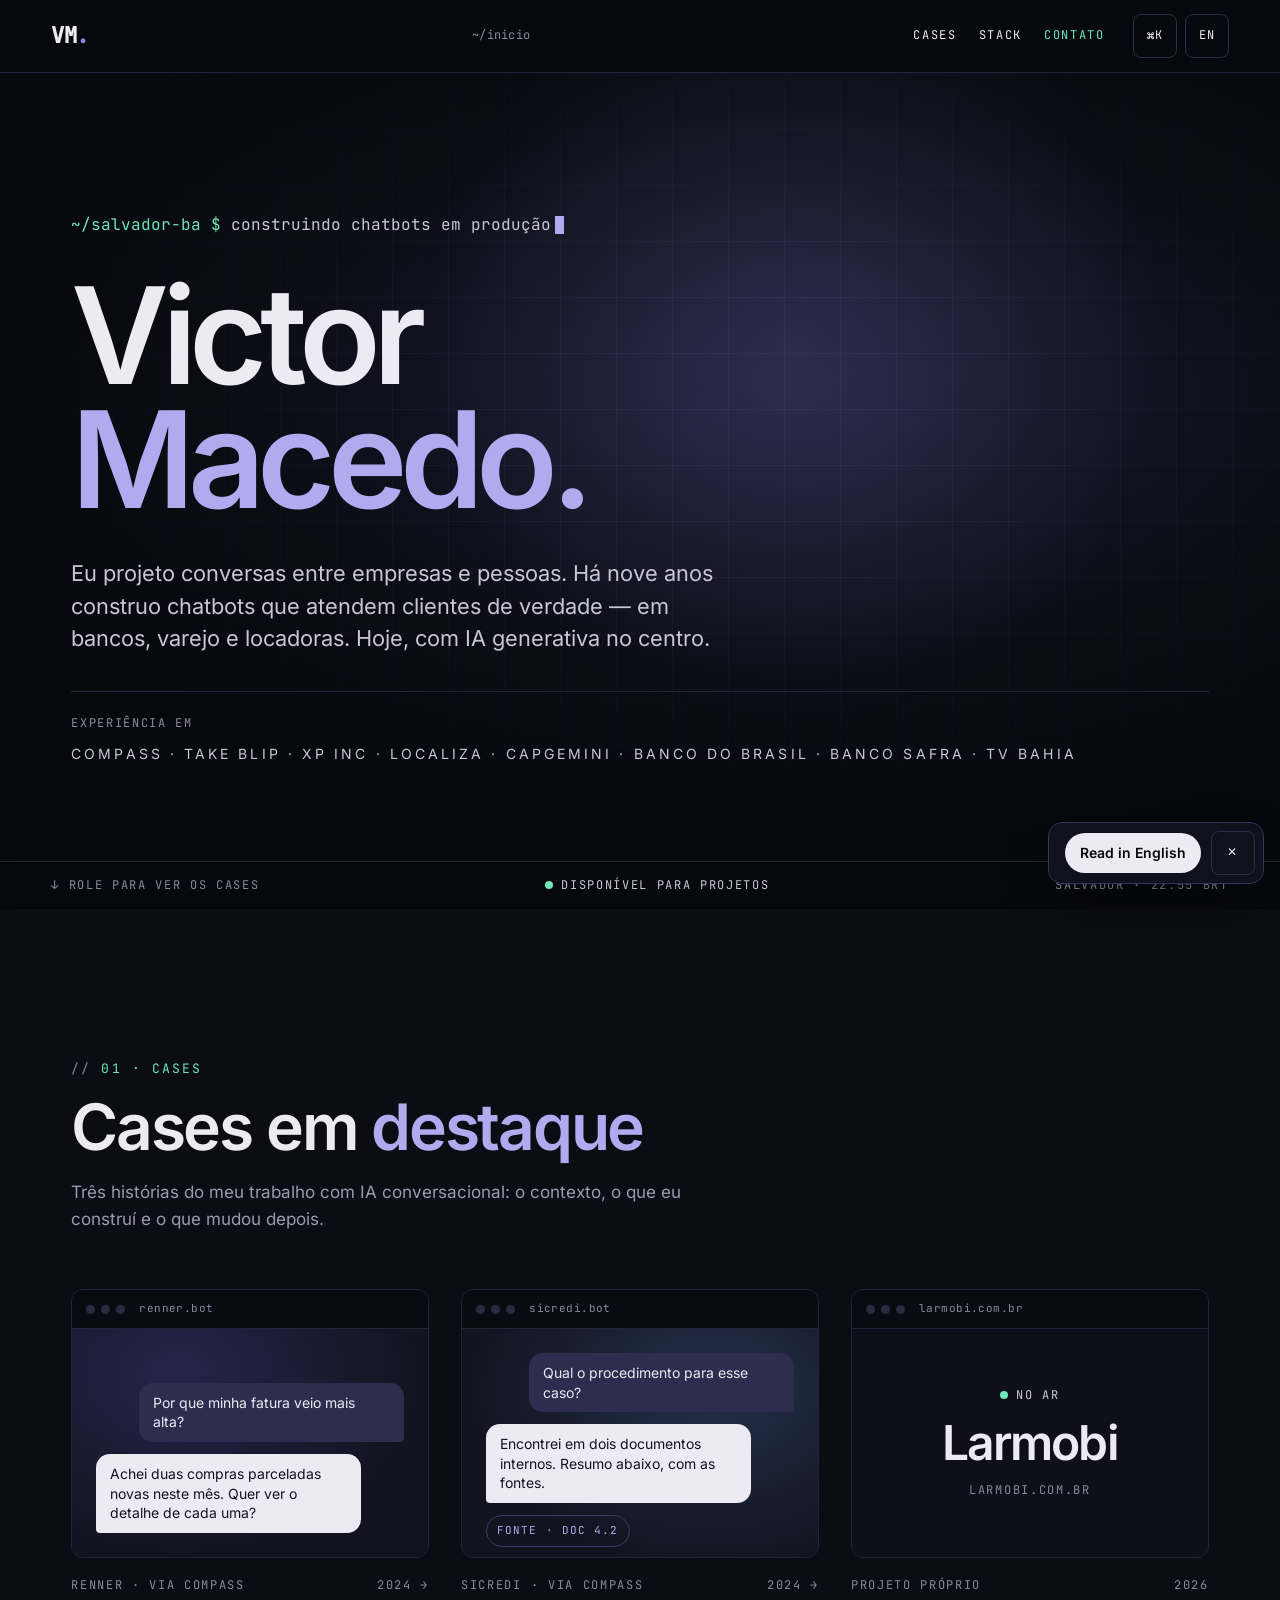
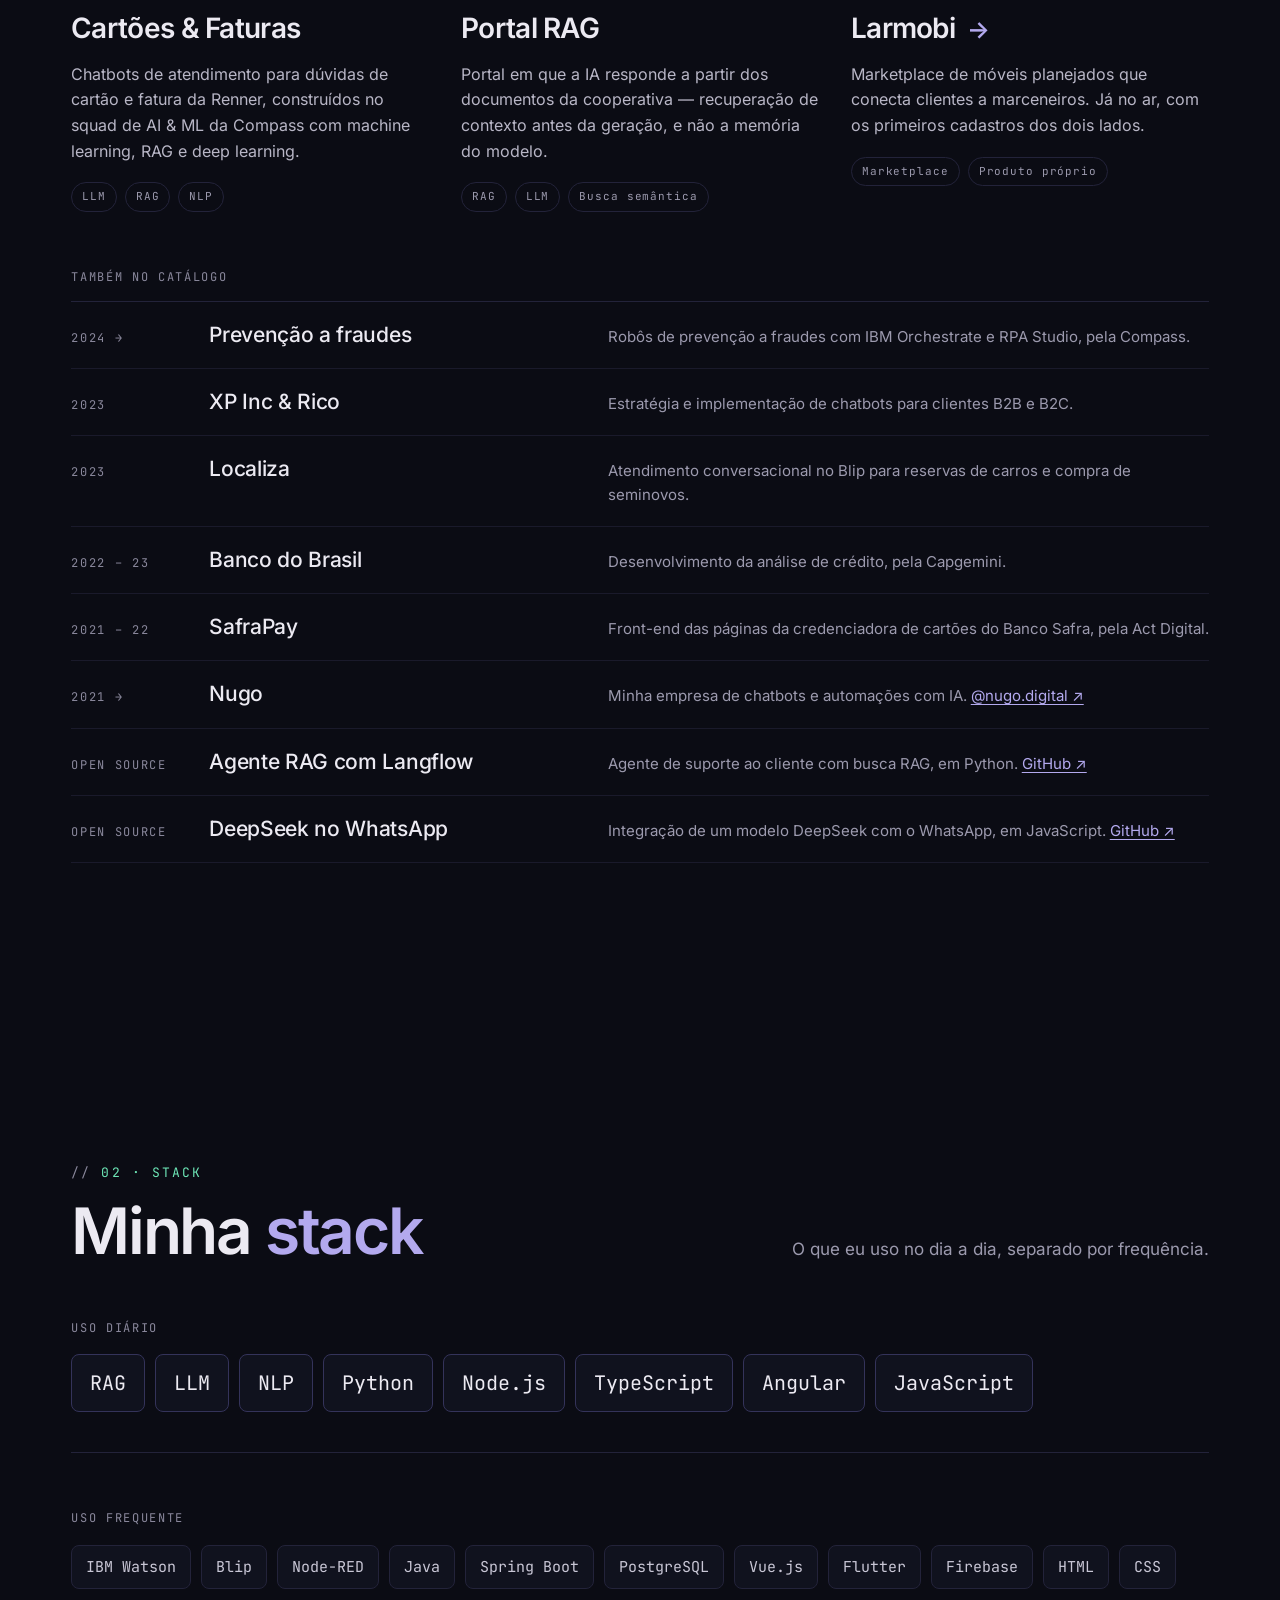
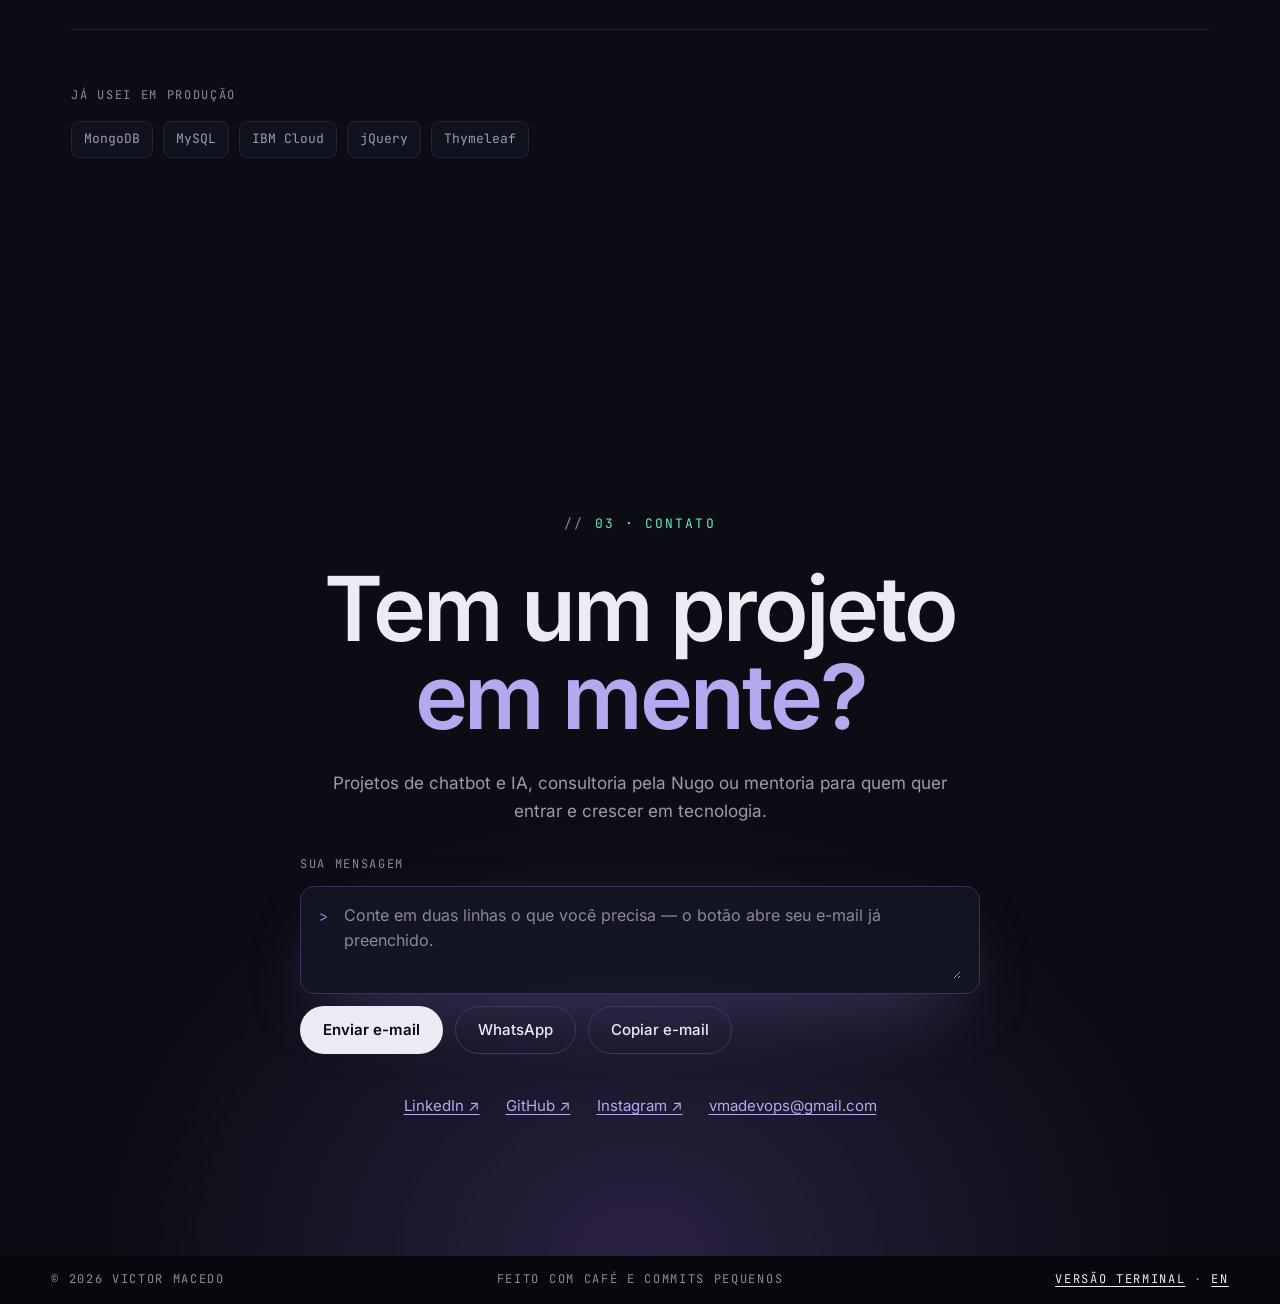
<file: index.html>
<!doctype html>
<html lang="pt-BR" class="no-js">
<head>
<meta charset="utf-8">
<meta name="viewport" content="width=device-width, initial-scale=1, viewport-fit=cover">
<title>Victor Macedo — Engenheiro de IA conversacional</title>
<meta name="description" content="Victor Macedo constrói chatbots para atendimento há nove anos e hoje trabalha com agentes de IA — Compass, Take Blip, XP Inc, Localiza. Cases, stack e contato.">
<meta name="author" content="Victor Macedo">
<meta name="theme-color" content="#0B0C14">
<meta name="color-scheme" content="dark">

<link rel="canonical" href="https://victormdev.github.io/">
<link rel="alternate" hreflang="pt-BR" href="https://victormdev.github.io/">
<link rel="alternate" hreflang="en" href="https://victormdev.github.io/en/">
<link rel="alternate" hreflang="x-default" href="https://victormdev.github.io/">
<meta property="og:type" content="website">
<meta property="og:site_name" content="Victor Macedo">
<meta property="og:title" content="Victor Macedo — Engenheiro de IA conversacional">
<meta property="og:description" content="Victor Macedo constrói chatbots para atendimento há nove anos e hoje trabalha com agentes de IA — Compass, Take Blip, XP Inc, Localiza. Cases, stack e contato.">
<meta property="og:url" content="https://victormdev.github.io/">
<meta property="og:image" content="https://victormdev.github.io/assets/img/og.png">
<meta property="og:image:width" content="1200">
<meta property="og:image:height" content="630">
<meta property="og:image:alt" content="Victor Macedo">
<meta property="og:locale" content="pt_BR">
<meta name="twitter:card" content="summary_large_image">
<meta name="twitter:title" content="Victor Macedo — Engenheiro de IA conversacional">
<meta name="twitter:description" content="Victor Macedo constrói chatbots para atendimento há nove anos e hoje trabalha com agentes de IA — Compass, Take Blip, XP Inc, Localiza. Cases, stack e contato.">
<meta name="twitter:image" content="https://victormdev.github.io/assets/img/og.png">
<link rel="icon" href="/favicon.svg" type="image/svg+xml">
<link rel="apple-touch-icon" href="/assets/img/apple-touch-icon.png">
<link rel="preload" href="/assets/fonts/inter.woff2" as="font" type="font/woff2" crossorigin>
<link rel="stylesheet" href="/assets/css/site.css?v=20261122">
<script>document.documentElement.classList.replace('no-js','js')</script>
<script type="application/ld+json">{"@context": "https://schema.org", "@type": "Person", "name": "Victor Macedo", "url": "https://victormdev.github.io", "image": "https://victormdev.github.io/assets/img/og.png", "email": "mailto:vmadevops@gmail.com", "jobTitle": "Engenheiro de IA conversacional", "worksFor": {"@type": "Organization", "name": "Compass"}, "founder": {"@type": "Organization", "name": "Nugo"}, "alumniOf": {"@type": "CollegeOrUniversity", "name": "Instituto Federal da Bahia"}, "address": {"@type": "PostalAddress", "addressLocality": "Salvador", "addressRegion": "BA", "addressCountry": "BR"}, "knowsAbout": ["Generative AI", "Conversational AI", "Chatbots", "RAG", "LLM", "NLP", "Python", "Node.js", "TypeScript", "Angular"], "sameAs": ["https://www.linkedin.com/in/vmdev/", "https://github.com/victormdev", "https://instagram.com/victormdev/"]}</script>
</head>
<body>
<a class="skip" href="#conteudo">Pular para o conteúdo</a>
<div class="progress" aria-hidden="true"><span id="progress"></span></div>
<header class="bar bar--top" id="bar">
  <a class="mark" href="/" aria-label="Victor Macedo">VM<span>.</span></a>
  <span class="bar__scene mono" id="scene" aria-hidden="true">~/inicio</span>
  <nav class="bar__nav" aria-label="Seções">
    <a href="#cases" data-nav="cases">Cases</a>
    <a href="#stack" data-nav="stack">Stack</a>
    <a href="#contato" data-nav="contato" class="accent">Contato</a>
  </nav>
  <div class="bar__tools">
    <button type="button" class="kbd" id="open-palette" aria-label="Abrir busca" title="Buscar (⌘K)" aria-haspopup="dialog"><span class="only-fine">⌘K</span><span class="only-touch">Menu</span></button>
    <a class="kbd" href="/en/" hreflang="en" lang="en" aria-label="Read in English" data-lang-switch="en">EN</a>
  </div>
</header>
<main id="conteudo">
<section class="hero" id="top" data-scene="~/inicio">
  <div class="hero__light" id="light" aria-hidden="true"></div>
  <div class="hero__grid" aria-hidden="true"></div>
  <div class="wrap hero__body">
    <p class="kicker"><span class="kicker__prompt">~/salvador-ba $</span> <span id="typed" data-phrases="[&quot;construindo chatbots em produção&quot;, &quot;integrando LLMs com RAG&quot;, &quot;automatizando atendimento no WhatsApp&quot;, &quot;orquestrando agentes de IA&quot;]">construindo chatbots em produção</span><span class="caret" aria-hidden="true"></span></p>
    <h1 class="hero__title"><span class="line">Victor</span><span class="line accent">Macedo.</span></h1>
    <p class="hero__logline">Eu projeto conversas entre empresas e pessoas. Há nove anos construo chatbots que atendem clientes de verdade — em bancos, varejo e locadoras. Hoje, com IA generativa no centro.</p>
    <p class="billing"><span class="mono">Experiência em</span> <span class="billing__names">Compass · Take Blip · XP Inc · Localiza · Capgemini · Banco do Brasil · Banco Safra · TV Bahia</span></p>
  </div>
  <div class="bar bar--hero mono" aria-hidden="true">
    <span>↓ Role para ver os cases</span><span class="status"><span class="status__dot"></span>Disponível para projetos</span><span>Salvador · <span id="clock">--:--</span> BRT</span>
  </div>
</section>
<section class="section wrap" id="cases" data-scene="~/cases" aria-labelledby="cases-title">
  <div class="section__head reveal">
    <div><p class="act mono">01 · Cases</p><h2 id="cases-title" class="display">Cases em <span class="accent">destaque</span></h2></div>
    <p class="lede">Três histórias do meu trabalho com IA conversacional: o contexto, o que eu construí e o que mudou depois.</p>
  </div>
  <div class="cases"><article class="case reveal" id="case-renner">
  <div class="window"><div class="window__bar" aria-hidden="true"><i></i><i></i><i></i><span class="mono">renner.bot</span></div><div class="frame frame--renner"><div class="frame__chat"><span class="bubble bubble--user">Por que minha fatura veio mais alta?</span><span class="bubble bubble--bot">Achei duas compras parceladas novas neste mês. Quer ver o detalhe de cada uma?</span></div></div></div>
  <p class="meta mono"><span>Renner · via Compass</span><span>2024 →</span></p>
  <h3 class="case__name">Cartões &amp; Faturas</h3>
  <p class="case__desc">Chatbots de atendimento para dúvidas de cartão e fatura da Renner, construídos no squad de AI &amp; ML da Compass com machine learning, RAG e deep learning.</p><ul class="tags" aria-label="Stack"><li>LLM</li><li>RAG</li><li>NLP</li></ul>
</article>
<article class="case reveal" id="case-sicredi">
  <div class="window"><div class="window__bar" aria-hidden="true"><i></i><i></i><i></i><span class="mono">sicredi.bot</span></div><div class="frame frame--sicredi"><div class="frame__chat"><span class="bubble bubble--user">Qual o procedimento para esse caso?</span><span class="bubble bubble--bot">Encontrei em dois documentos internos. Resumo abaixo, com as fontes.</span><span class="frame__source mono">Fonte · doc 4.2</span></div></div></div>
  <p class="meta mono"><span>Sicredi · via Compass</span><span>2024 →</span></p>
  <h3 class="case__name">Portal RAG</h3>
  <p class="case__desc">Portal em que a IA responde a partir dos documentos da cooperativa — recuperação de contexto antes da geração, e não a memória do modelo.</p><ul class="tags" aria-label="Stack"><li>RAG</li><li>LLM</li><li>Busca semântica</li></ul>
</article>
<article class="case reveal" id="case-larmobi">
  <div class="window"><div class="window__bar" aria-hidden="true"><i></i><i></i><i></i><span class="mono">larmobi.com.br</span></div><div class="frame frame--soon"><span class="status mono"><span class="status__dot"></span>No ar</span><span class="frame__title">Larmobi</span><span class="mono dim">larmobi.com.br</span></div></div>
  <p class="meta mono"><span>Projeto próprio</span><span>2026</span></p>
  <h3 class="case__name">Larmobi<a class="case__link" href="https://larmobi.com.br" target="_blank" rel="noopener">→</a></h3>
  <p class="case__desc">Marketplace de móveis planejados que conecta clientes a marceneiros. Já no ar, com os primeiros cadastros dos dois lados.</p><ul class="tags" aria-label="Stack"><li>Marketplace</li><li>Produto próprio</li></ul>
</article></div>
  <div class="catalog"><h3 class="label mono">Também no catálogo</h3><ul><li class="row reveal"><span class="row__year mono">2024 →</span><span class="row__name">Prevenção a fraudes</span><span class="row__desc">Robôs de prevenção a fraudes com IBM Orchestrate e RPA Studio, pela Compass.</span></li><li class="row reveal"><span class="row__year mono">2023</span><span class="row__name">XP Inc &amp; Rico</span><span class="row__desc">Estratégia e implementação de chatbots para clientes B2B e B2C.</span></li><li class="row reveal"><span class="row__year mono">2023</span><span class="row__name">Localiza</span><span class="row__desc">Atendimento conversacional no Blip para reservas de carros e compra de seminovos.</span></li><li class="row reveal"><span class="row__year mono">2022 – 23</span><span class="row__name">Banco do Brasil</span><span class="row__desc">Desenvolvimento da análise de crédito, pela Capgemini.</span></li><li class="row reveal"><span class="row__year mono">2021 – 22</span><span class="row__name">SafraPay</span><span class="row__desc">Front-end das páginas da credenciadora de cartões do Banco Safra, pela Act Digital.</span></li><li class="row reveal"><span class="row__year mono">2021 →</span><span class="row__name">Nugo</span><span class="row__desc">Minha empresa de chatbots e automações com IA. <a href="https://www.instagram.com/nugo.digital/" target="_blank" rel="noopener">@nugo.digital ↗</a></span></li><li class="row reveal"><span class="row__year mono">Open source</span><span class="row__name">Agente RAG com Langflow</span><span class="row__desc">Agente de suporte ao cliente com busca RAG, em Python. <a href="https://github.com/victormdev/rag-agent-python-langflow" target="_blank" rel="noopener">GitHub ↗</a></span></li><li class="row reveal"><span class="row__year mono">Open source</span><span class="row__name">DeepSeek no WhatsApp</span><span class="row__desc">Integração de um modelo DeepSeek com o WhatsApp, em JavaScript. <a href="https://github.com/victormdev/deepseek-whatsapp" target="_blank" rel="noopener">GitHub ↗</a></span></li></ul></div>
</section>
<section class="section wrap" id="stack" data-scene="~/stack" aria-labelledby="cast-title">
  <div class="section__head reveal"><div><p class="act mono">02 · Stack</p><h2 id="cast-title" class="display">Minha <span class="accent">stack</span></h2></div><p class="lede">O que eu uso no dia a dia, separado por frequência.</p></div>
  <div class="tier tier--1 reveal"><h3 class="label mono">Uso diário</h3><ul><li>RAG</li><li>LLM</li><li>NLP</li><li>Python</li><li>Node.js</li><li>TypeScript</li><li>Angular</li><li>JavaScript</li></ul></div><div class="tier tier--2 reveal"><h3 class="label mono">Uso frequente</h3><ul><li>IBM Watson</li><li>Blip</li><li>Node-RED</li><li>Java</li><li>Spring Boot</li><li>PostgreSQL</li><li>Vue.js</li><li>Flutter</li><li>Firebase</li><li>HTML</li><li>CSS</li></ul></div><div class="tier tier--3 reveal"><h3 class="label mono">Já usei em produção</h3><ul><li>MongoDB</li><li>MySQL</li><li>IBM Cloud</li><li>jQuery</li><li>Thymeleaf</li></ul></div>
</section>
<section class="contact" id="contato" data-scene="~/contato" aria-labelledby="contact-title">
  <div class="contact__inner reveal">
    <p class="act mono">03 · Contato</p>
    <h2 id="contact-title" class="display display--xl">Tem um projeto<br><span class="accent">em mente?</span></h2>
    <p class="lede">Projetos de chatbot e IA, consultoria pela Nugo ou mentoria para quem quer entrar e crescer em tecnologia.</p>
    <form class="message" id="message" data-subject="Contato pelo portfólio" data-greeting="Olá, Victor! Vim pelo seu portfólio.">
      <label class="label mono" for="message-text">Sua mensagem</label>
      <div class="message__field"><span class="prompt mono" aria-hidden="true">&gt;</span><textarea id="message-text" rows="3" placeholder="Conte em duas linhas o que você precisa — o botão abre seu e-mail já preenchido."></textarea></div>
      <div class="actions">
        <button type="submit" class="btn btn--light">Enviar e-mail</button>
        <a class="btn btn--ghost" id="whatsapp" href="https://wa.me/5571992068839" target="_blank" rel="noopener">WhatsApp</a>
        <button type="button" class="btn btn--ghost" data-copy-email>Copiar e-mail</button>
      </div>
    </form>
    <ul class="socials">
      <li><a href="https://www.linkedin.com/in/vmdev/" target="_blank" rel="noopener me">LinkedIn ↗</a></li>
      <li><a href="https://github.com/victormdev" target="_blank" rel="noopener me">GitHub ↗</a></li>
      <li><a href="https://instagram.com/victormdev/" target="_blank" rel="noopener me">Instagram ↗</a></li>
      <li><a href="mailto:vmadevops@gmail.com">vmadevops@gmail.com</a></li>
    </ul>
  </div>
</section>
</main>
<footer class="bar bar--bottom mono">
  <span>© 2026 Victor Macedo</span>
  <span>Feito com café e commits pequenos</span>
  <span class="bar__links"><a href="/terminal/">Versão terminal</a> · <a href="/en/" hreflang="en" data-lang-switch="en">EN</a></span>
</footer>
<dialog class="palette" id="palette" aria-label="Busca">
  <div class="palette__field"><span class="mono accent" aria-hidden="true">⌘</span><input id="palette-input" type="text" role="combobox" aria-expanded="true" aria-controls="palette-list" aria-autocomplete="list" placeholder="buscar seções, cases, ações…" autocomplete="off"><button type="button" class="kbd" id="palette-close" aria-label="Fechar">ESC</button></div>
  <ul class="palette__list" id="palette-list" role="listbox"></ul>
</dialog>
<div class="toast" id="toast" role="status" aria-live="polite"></div>
<script type="application/json" id="vm-data">{"lang": "pt-BR", "path": "/", "otherPath": "/en/", "email": "vmadevops@gmail.com", "whatsapp": "5571992068839", "palette": {"title": "Busca", "placeholder": "buscar seções, cases, ações…", "empty": "Nada encontrado.", "groups": {"sec": "seção", "case": "case", "act": "ação"}, "actions": {"copy": "Copiar e-mail", "lang": "Read in English", "terminal": "Abrir versão terminal", "top": "Voltar ao topo", "whatsapp": "Abrir WhatsApp"}, "close": "Fechar"}, "contact": {"copied": "E-mail copiado"}, "sections": [{"id": "top", "label": "Início"}, {"id": "cases", "label": "Cases"}, {"id": "stack", "label": "Stack"}, {"id": "contato", "label": "Contato"}], "cases": [{"id": "renner", "label": "Cartões & Faturas · Renner · via Compass"}, {"id": "sicredi", "label": "Portal RAG · Sicredi · via Compass"}, {"id": "larmobi", "label": "Larmobi · Projeto próprio"}]}</script>
<script src="/assets/js/site.js?v=20261122" defer></script>
</body>
</html>
</file>
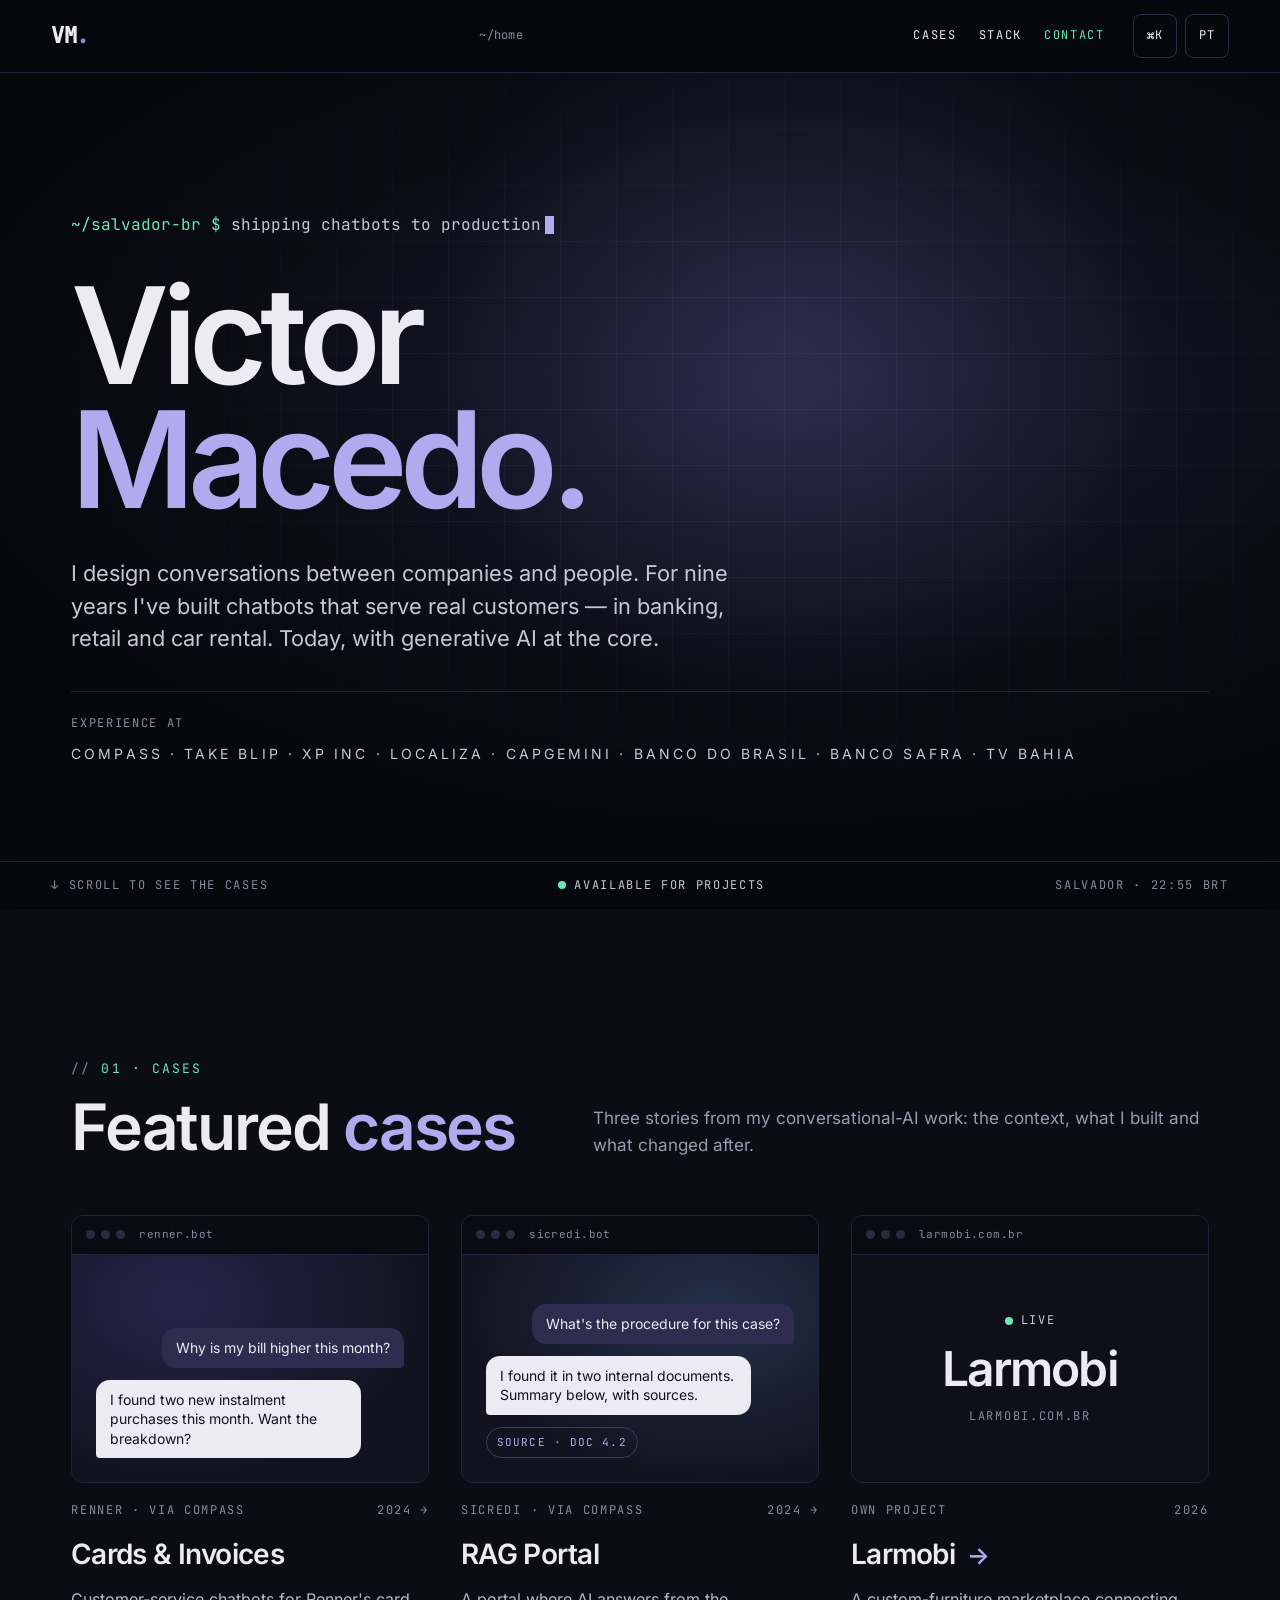
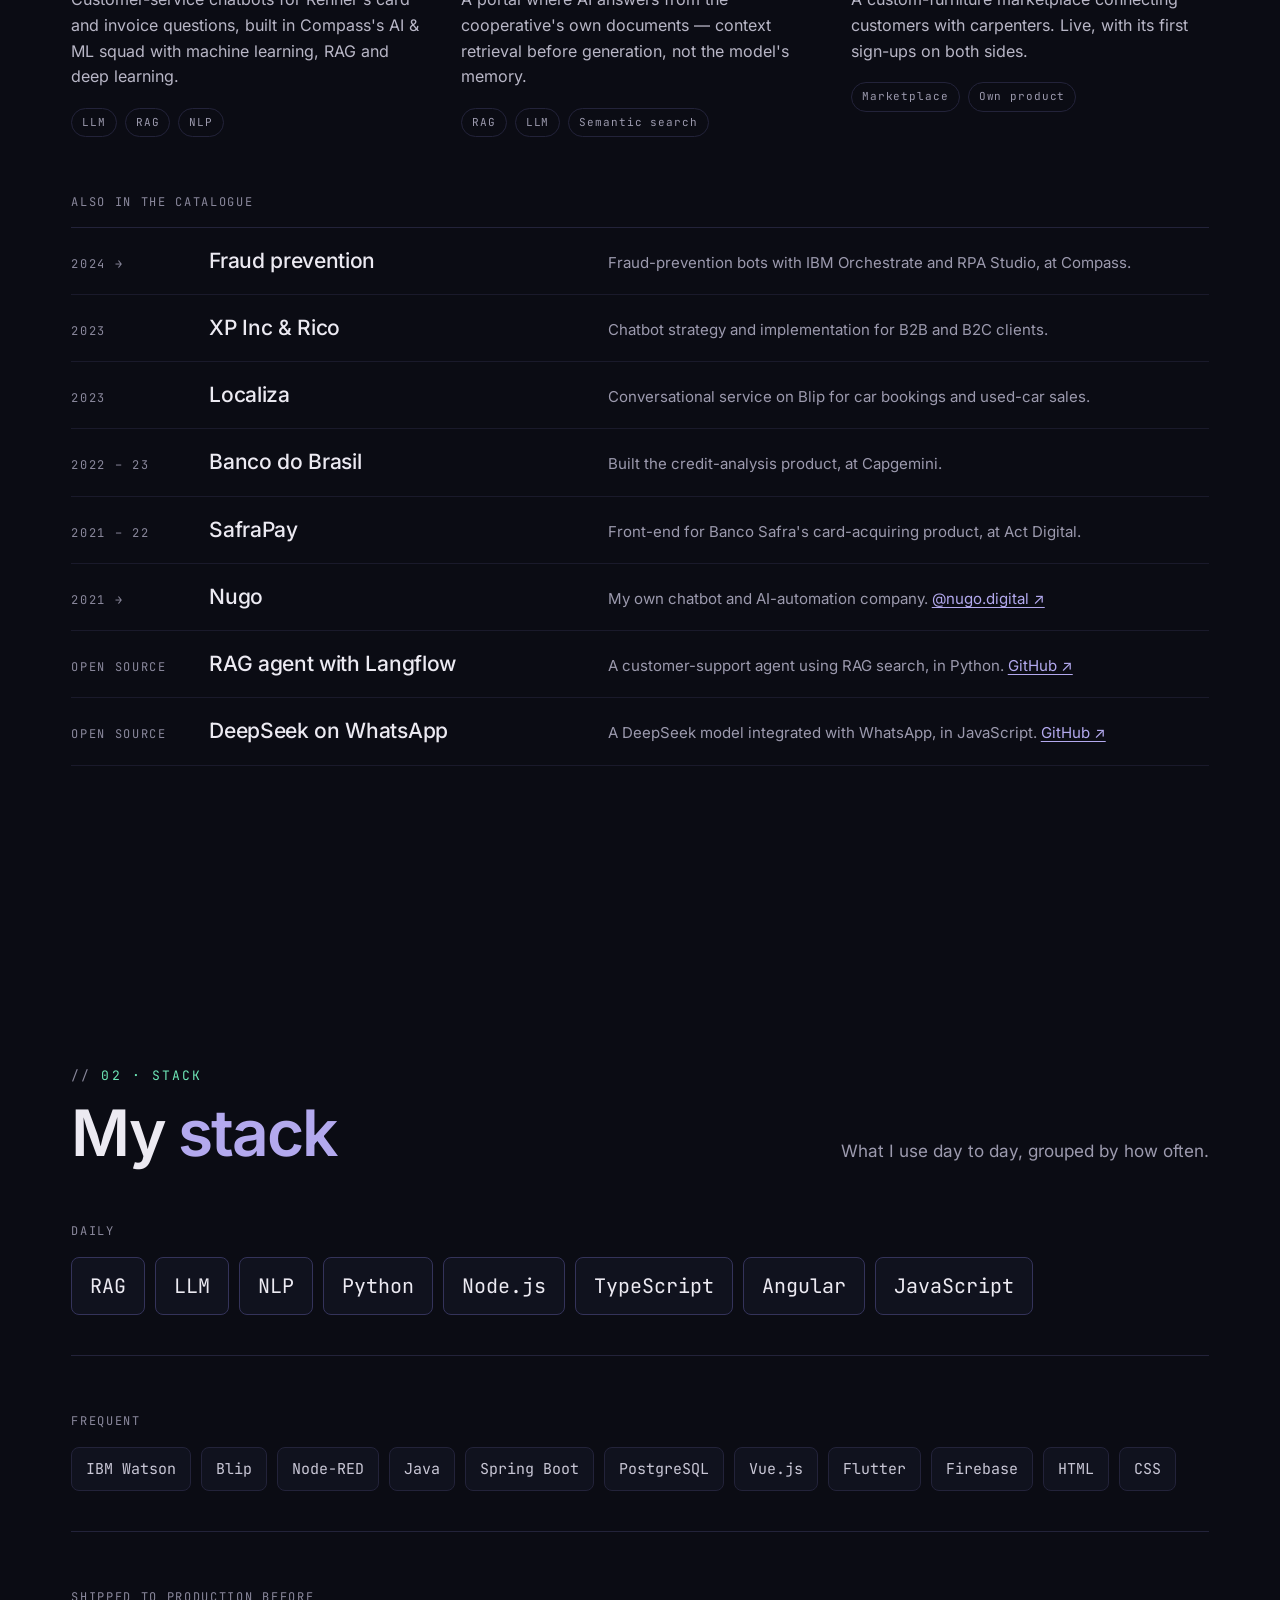
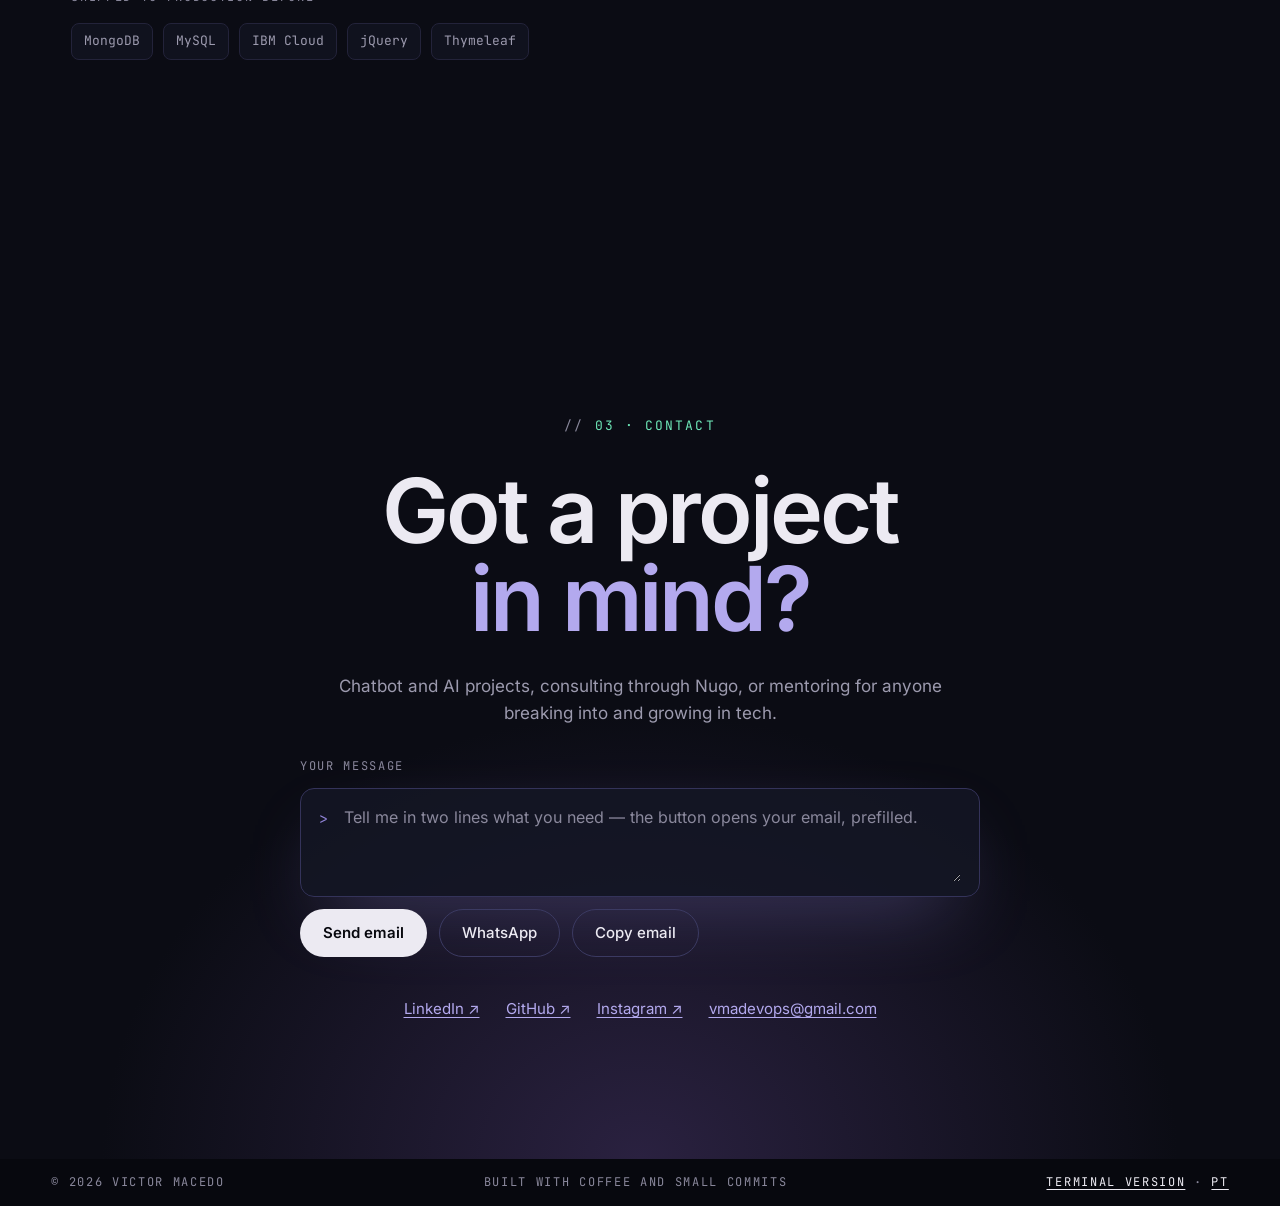
<file: en/index.html>
<!doctype html>
<html lang="en" class="no-js">
<head>
<meta charset="utf-8">
<meta name="viewport" content="width=device-width, initial-scale=1, viewport-fit=cover">
<title>Victor Macedo — Conversational AI Engineer</title>
<meta name="description" content="Victor Macedo has spent nine years building customer-service chatbots and now works on AI agents — Compass, Take Blip, XP Inc, Localiza. Cases, stack and contact.">
<meta name="author" content="Victor Macedo">
<meta name="theme-color" content="#0B0C14">
<meta name="color-scheme" content="dark">

<link rel="canonical" href="https://victormdev.github.io/en/">
<link rel="alternate" hreflang="en" href="https://victormdev.github.io/en/">
<link rel="alternate" hreflang="pt-BR" href="https://victormdev.github.io/">
<link rel="alternate" hreflang="x-default" href="https://victormdev.github.io/">
<meta property="og:type" content="website">
<meta property="og:site_name" content="Victor Macedo">
<meta property="og:title" content="Victor Macedo — Conversational AI Engineer">
<meta property="og:description" content="Victor Macedo has spent nine years building customer-service chatbots and now works on AI agents — Compass, Take Blip, XP Inc, Localiza. Cases, stack and contact.">
<meta property="og:url" content="https://victormdev.github.io/en/">
<meta property="og:image" content="https://victormdev.github.io/assets/img/og.png">
<meta property="og:image:width" content="1200">
<meta property="og:image:height" content="630">
<meta property="og:image:alt" content="Victor Macedo">
<meta property="og:locale" content="en_US">
<meta name="twitter:card" content="summary_large_image">
<meta name="twitter:title" content="Victor Macedo — Conversational AI Engineer">
<meta name="twitter:description" content="Victor Macedo has spent nine years building customer-service chatbots and now works on AI agents — Compass, Take Blip, XP Inc, Localiza. Cases, stack and contact.">
<meta name="twitter:image" content="https://victormdev.github.io/assets/img/og.png">
<link rel="icon" href="/favicon.svg" type="image/svg+xml">
<link rel="apple-touch-icon" href="/assets/img/apple-touch-icon.png">
<link rel="preload" href="/assets/fonts/inter.woff2" as="font" type="font/woff2" crossorigin>
<link rel="stylesheet" href="/assets/css/site.css?v=20261122">
<script>document.documentElement.classList.replace('no-js','js')</script>
<script type="application/ld+json">{"@context": "https://schema.org", "@type": "Person", "name": "Victor Macedo", "url": "https://victormdev.github.io", "image": "https://victormdev.github.io/assets/img/og.png", "email": "mailto:vmadevops@gmail.com", "jobTitle": "AI Developer", "worksFor": {"@type": "Organization", "name": "Compass"}, "founder": {"@type": "Organization", "name": "Nugo"}, "alumniOf": {"@type": "CollegeOrUniversity", "name": "Instituto Federal da Bahia"}, "address": {"@type": "PostalAddress", "addressLocality": "Salvador", "addressRegion": "BA", "addressCountry": "BR"}, "knowsAbout": ["Generative AI", "Conversational AI", "Chatbots", "RAG", "LLM", "NLP", "Python", "Node.js", "TypeScript", "Angular"], "sameAs": ["https://www.linkedin.com/in/vmdev/", "https://github.com/victormdev", "https://instagram.com/victormdev/"]}</script>
</head>
<body>
<a class="skip" href="#conteudo">Skip to content</a>
<div class="progress" aria-hidden="true"><span id="progress"></span></div>
<header class="bar bar--top" id="bar">
  <a class="mark" href="/en/" aria-label="Victor Macedo">VM<span>.</span></a>
  <span class="bar__scene mono" id="scene" aria-hidden="true">~/home</span>
  <nav class="bar__nav" aria-label="Sections">
    <a href="#cases" data-nav="cases">Cases</a>
    <a href="#stack" data-nav="stack">Stack</a>
    <a href="#contato" data-nav="contato" class="accent">Contact</a>
  </nav>
  <div class="bar__tools">
    <button type="button" class="kbd" id="open-palette" aria-label="Open search" title="Search (⌘K)" aria-haspopup="dialog"><span class="only-fine">⌘K</span><span class="only-touch">Menu</span></button>
    <a class="kbd" href="/" hreflang="pt-BR" lang="pt-BR" aria-label="Ler em português" data-lang-switch="pt-BR">PT</a>
  </div>
</header>
<main id="conteudo">
<section class="hero" id="top" data-scene="~/home">
  <div class="hero__light" id="light" aria-hidden="true"></div>
  <div class="hero__grid" aria-hidden="true"></div>
  <div class="wrap hero__body">
    <p class="kicker"><span class="kicker__prompt">~/salvador-br $</span> <span id="typed" data-phrases="[&quot;shipping chatbots to production&quot;, &quot;wiring LLMs with RAG&quot;, &quot;automating WhatsApp support&quot;, &quot;orchestrating AI agents&quot;]">shipping chatbots to production</span><span class="caret" aria-hidden="true"></span></p>
    <h1 class="hero__title"><span class="line">Victor</span><span class="line accent">Macedo.</span></h1>
    <p class="hero__logline">I design conversations between companies and people. For nine years I&#x27;ve built chatbots that serve real customers — in banking, retail and car rental. Today, with generative AI at the core.</p>
    <p class="billing"><span class="mono">Experience at</span> <span class="billing__names">Compass · Take Blip · XP Inc · Localiza · Capgemini · Banco do Brasil · Banco Safra · TV Bahia</span></p>
  </div>
  <div class="bar bar--hero mono" aria-hidden="true">
    <span>↓ Scroll to see the cases</span><span class="status"><span class="status__dot"></span>Available for projects</span><span>Salvador · <span id="clock">--:--</span> BRT</span>
  </div>
</section>
<section class="section wrap" id="cases" data-scene="~/cases" aria-labelledby="cases-title">
  <div class="section__head reveal">
    <div><p class="act mono">01 · Cases</p><h2 id="cases-title" class="display">Featured <span class="accent">cases</span></h2></div>
    <p class="lede">Three stories from my conversational-AI work: the context, what I built and what changed after.</p>
  </div>
  <div class="cases"><article class="case reveal" id="case-renner">
  <div class="window"><div class="window__bar" aria-hidden="true"><i></i><i></i><i></i><span class="mono">renner.bot</span></div><div class="frame frame--renner"><div class="frame__chat"><span class="bubble bubble--user">Why is my bill higher this month?</span><span class="bubble bubble--bot">I found two new instalment purchases this month. Want the breakdown?</span></div></div></div>
  <p class="meta mono"><span>Renner · via Compass</span><span>2024 →</span></p>
  <h3 class="case__name">Cards &amp; Invoices</h3>
  <p class="case__desc">Customer-service chatbots for Renner&#x27;s card and invoice questions, built in Compass&#x27;s AI &amp; ML squad with machine learning, RAG and deep learning.</p><ul class="tags" aria-label="Stack"><li>LLM</li><li>RAG</li><li>NLP</li></ul>
</article>
<article class="case reveal" id="case-sicredi">
  <div class="window"><div class="window__bar" aria-hidden="true"><i></i><i></i><i></i><span class="mono">sicredi.bot</span></div><div class="frame frame--sicredi"><div class="frame__chat"><span class="bubble bubble--user">What&#x27;s the procedure for this case?</span><span class="bubble bubble--bot">I found it in two internal documents. Summary below, with sources.</span><span class="frame__source mono">Source · doc 4.2</span></div></div></div>
  <p class="meta mono"><span>Sicredi · via Compass</span><span>2024 →</span></p>
  <h3 class="case__name">RAG Portal</h3>
  <p class="case__desc">A portal where AI answers from the cooperative&#x27;s own documents — context retrieval before generation, not the model&#x27;s memory.</p><ul class="tags" aria-label="Stack"><li>RAG</li><li>LLM</li><li>Semantic search</li></ul>
</article>
<article class="case reveal" id="case-larmobi">
  <div class="window"><div class="window__bar" aria-hidden="true"><i></i><i></i><i></i><span class="mono">larmobi.com.br</span></div><div class="frame frame--soon"><span class="status mono"><span class="status__dot"></span>Live</span><span class="frame__title">Larmobi</span><span class="mono dim">larmobi.com.br</span></div></div>
  <p class="meta mono"><span>Own project</span><span>2026</span></p>
  <h3 class="case__name">Larmobi<a class="case__link" href="https://larmobi.com.br" target="_blank" rel="noopener">→</a></h3>
  <p class="case__desc">A custom-furniture marketplace connecting customers with carpenters. Live, with its first sign-ups on both sides.</p><ul class="tags" aria-label="Stack"><li>Marketplace</li><li>Own product</li></ul>
</article></div>
  <div class="catalog"><h3 class="label mono">Also in the catalogue</h3><ul><li class="row reveal"><span class="row__year mono">2024 →</span><span class="row__name">Fraud prevention</span><span class="row__desc">Fraud-prevention bots with IBM Orchestrate and RPA Studio, at Compass.</span></li><li class="row reveal"><span class="row__year mono">2023</span><span class="row__name">XP Inc &amp; Rico</span><span class="row__desc">Chatbot strategy and implementation for B2B and B2C clients.</span></li><li class="row reveal"><span class="row__year mono">2023</span><span class="row__name">Localiza</span><span class="row__desc">Conversational service on Blip for car bookings and used-car sales.</span></li><li class="row reveal"><span class="row__year mono">2022 – 23</span><span class="row__name">Banco do Brasil</span><span class="row__desc">Built the credit-analysis product, at Capgemini.</span></li><li class="row reveal"><span class="row__year mono">2021 – 22</span><span class="row__name">SafraPay</span><span class="row__desc">Front-end for Banco Safra&#x27;s card-acquiring product, at Act Digital.</span></li><li class="row reveal"><span class="row__year mono">2021 →</span><span class="row__name">Nugo</span><span class="row__desc">My own chatbot and AI-automation company. <a href="https://www.instagram.com/nugo.digital/" target="_blank" rel="noopener">@nugo.digital ↗</a></span></li><li class="row reveal"><span class="row__year mono">Open source</span><span class="row__name">RAG agent with Langflow</span><span class="row__desc">A customer-support agent using RAG search, in Python. <a href="https://github.com/victormdev/rag-agent-python-langflow" target="_blank" rel="noopener">GitHub ↗</a></span></li><li class="row reveal"><span class="row__year mono">Open source</span><span class="row__name">DeepSeek on WhatsApp</span><span class="row__desc">A DeepSeek model integrated with WhatsApp, in JavaScript. <a href="https://github.com/victormdev/deepseek-whatsapp" target="_blank" rel="noopener">GitHub ↗</a></span></li></ul></div>
</section>
<section class="section wrap" id="stack" data-scene="~/stack" aria-labelledby="cast-title">
  <div class="section__head reveal"><div><p class="act mono">02 · Stack</p><h2 id="cast-title" class="display">My <span class="accent">stack</span></h2></div><p class="lede">What I use day to day, grouped by how often.</p></div>
  <div class="tier tier--1 reveal"><h3 class="label mono">Daily</h3><ul><li>RAG</li><li>LLM</li><li>NLP</li><li>Python</li><li>Node.js</li><li>TypeScript</li><li>Angular</li><li>JavaScript</li></ul></div><div class="tier tier--2 reveal"><h3 class="label mono">Frequent</h3><ul><li>IBM Watson</li><li>Blip</li><li>Node-RED</li><li>Java</li><li>Spring Boot</li><li>PostgreSQL</li><li>Vue.js</li><li>Flutter</li><li>Firebase</li><li>HTML</li><li>CSS</li></ul></div><div class="tier tier--3 reveal"><h3 class="label mono">Shipped to production before</h3><ul><li>MongoDB</li><li>MySQL</li><li>IBM Cloud</li><li>jQuery</li><li>Thymeleaf</li></ul></div>
</section>
<section class="contact" id="contato" data-scene="~/contact" aria-labelledby="contact-title">
  <div class="contact__inner reveal">
    <p class="act mono">03 · Contact</p>
    <h2 id="contact-title" class="display display--xl">Got a project<br><span class="accent">in mind?</span></h2>
    <p class="lede">Chatbot and AI projects, consulting through Nugo, or mentoring for anyone breaking into and growing in tech.</p>
    <form class="message" id="message" data-subject="Hello from your portfolio" data-greeting="Hi Victor! I found you through your portfolio.">
      <label class="label mono" for="message-text">Your message</label>
      <div class="message__field"><span class="prompt mono" aria-hidden="true">&gt;</span><textarea id="message-text" rows="3" placeholder="Tell me in two lines what you need — the button opens your email, prefilled."></textarea></div>
      <div class="actions">
        <button type="submit" class="btn btn--light">Send email</button>
        <a class="btn btn--ghost" id="whatsapp" href="https://wa.me/5571992068839" target="_blank" rel="noopener">WhatsApp</a>
        <button type="button" class="btn btn--ghost" data-copy-email>Copy email</button>
      </div>
    </form>
    <ul class="socials">
      <li><a href="https://www.linkedin.com/in/vmdev/" target="_blank" rel="noopener me">LinkedIn ↗</a></li>
      <li><a href="https://github.com/victormdev" target="_blank" rel="noopener me">GitHub ↗</a></li>
      <li><a href="https://instagram.com/victormdev/" target="_blank" rel="noopener me">Instagram ↗</a></li>
      <li><a href="mailto:vmadevops@gmail.com">vmadevops@gmail.com</a></li>
    </ul>
  </div>
</section>
</main>
<footer class="bar bar--bottom mono">
  <span>© 2026 Victor Macedo</span>
  <span>Built with coffee and small commits</span>
  <span class="bar__links"><a href="/terminal/">Terminal version</a> · <a href="/" hreflang="pt-BR" data-lang-switch="pt-BR">PT</a></span>
</footer>
<dialog class="palette" id="palette" aria-label="Search">
  <div class="palette__field"><span class="mono accent" aria-hidden="true">⌘</span><input id="palette-input" type="text" role="combobox" aria-expanded="true" aria-controls="palette-list" aria-autocomplete="list" placeholder="search sections, cases, actions…" autocomplete="off"><button type="button" class="kbd" id="palette-close" aria-label="Close">ESC</button></div>
  <ul class="palette__list" id="palette-list" role="listbox"></ul>
</dialog>
<div class="toast" id="toast" role="status" aria-live="polite"></div>
<script type="application/json" id="vm-data">{"lang": "en", "path": "/en/", "otherPath": "/", "email": "vmadevops@gmail.com", "whatsapp": "5571992068839", "palette": {"title": "Search", "placeholder": "search sections, cases, actions…", "empty": "Nothing found.", "groups": {"sec": "section", "case": "case", "act": "action"}, "actions": {"copy": "Copy email", "lang": "Ler em português", "terminal": "Open terminal version", "top": "Back to top", "whatsapp": "Open WhatsApp"}, "close": "Close"}, "contact": {"copied": "Email copied"}, "sections": [{"id": "top", "label": "Victor Macedo"}, {"id": "cases", "label": "Cases"}, {"id": "stack", "label": "Stack"}, {"id": "contato", "label": "Contact"}], "cases": [{"id": "renner", "label": "Cards & Invoices · Renner · via Compass"}, {"id": "sicredi", "label": "RAG Portal · Sicredi · via Compass"}, {"id": "larmobi", "label": "Larmobi · Own project"}]}</script>
<script src="/assets/js/site.js?v=20261122" defer></script>
</body>
</html>
</file>
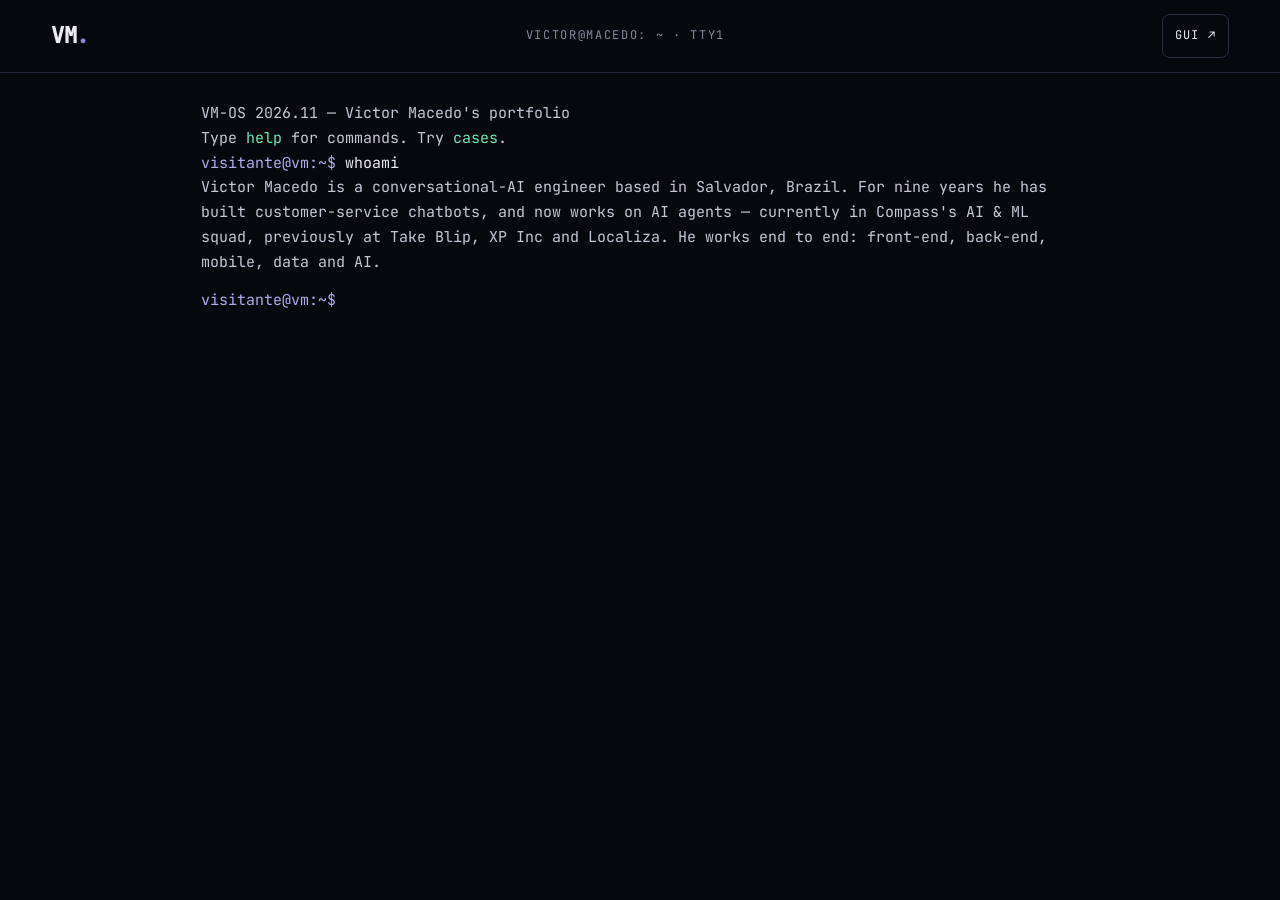
<file: terminal/index.html>
<!doctype html>
<html lang="pt-BR" class="no-js">
<head>
<meta charset="utf-8">
<meta name="viewport" content="width=device-width, initial-scale=1, viewport-fit=cover">
<title>Victor Macedo — terminal</title>
<meta name="description" content="Versão terminal do portfólio de Victor Macedo. Digite help.">
<meta name="author" content="Victor Macedo">
<meta name="theme-color" content="#0B0C14">
<meta name="color-scheme" content="dark">

<link rel="canonical" href="https://victormdev.github.io/terminal/">
<link rel="alternate" hreflang="pt-BR" href="https://victormdev.github.io/">
<link rel="alternate" hreflang="en" href="https://victormdev.github.io/en/">
<link rel="alternate" hreflang="x-default" href="https://victormdev.github.io/">
<meta property="og:type" content="website">
<meta property="og:site_name" content="Victor Macedo">
<meta property="og:title" content="Victor Macedo — terminal">
<meta property="og:description" content="Versão terminal do portfólio de Victor Macedo. Digite help.">
<meta property="og:url" content="https://victormdev.github.io/terminal/">
<meta property="og:image" content="https://victormdev.github.io/assets/img/og.png">
<meta property="og:image:width" content="1200">
<meta property="og:image:height" content="630">
<meta property="og:image:alt" content="Victor Macedo">
<meta property="og:locale" content="pt_BR">
<meta name="twitter:card" content="summary_large_image">
<meta name="twitter:title" content="Victor Macedo — terminal">
<meta name="twitter:description" content="Versão terminal do portfólio de Victor Macedo. Digite help.">
<meta name="twitter:image" content="https://victormdev.github.io/assets/img/og.png">
<link rel="icon" href="/favicon.svg" type="image/svg+xml">
<link rel="apple-touch-icon" href="/assets/img/apple-touch-icon.png">
<link rel="preload" href="/assets/fonts/inter.woff2" as="font" type="font/woff2" crossorigin>
<link rel="stylesheet" href="/assets/css/site.css?v=20261122">
<script>document.documentElement.classList.replace('no-js','js')</script>

</head>
<body class="term">
<a class="skip" href="#term-input">Pular para o prompt</a>
<header class="bar bar--top"><a class="mark" href="/">VM<span>.</span></a><span class="mono">victor@macedo: ~ · tty1</span><a class="kbd" href="/">GUI ↗</a></header>
<main class="term__main" id="conteudo">
  <div class="term__screen" id="term-out" aria-live="polite"></div>
  <form class="term__line" id="term-form" autocomplete="off">
    <label for="term-input" class="mono accent">visitante@vm:~$</label>
    <input id="term-input" class="mono" type="text" spellcheck="false" autocapitalize="off" enterkeyhint="send" aria-label="Comando">
  </form>
</main>
<script type="application/json" id="vm-data">{"site": {"email": "vmadevops@gmail.com", "whatsapp": "5571992068839", "linkedin": "https://www.linkedin.com/in/vmdev/", "github": "https://github.com/victormdev", "instagram": "https://instagram.com/victormdev/"}, "pt": {"who": "Victor Macedo é engenheiro de IA conversacional em Salvador, BA. Há nove anos constrói chatbots para atendimento e hoje trabalha com agentes de IA no squad de AI & ML da Compass, antes na Take Blip, XP Inc e Localiza. Trabalha de ponta a ponta: front-end, back-end, mobile, dados e IA.", "cases": [{"name": "Cartões & Faturas", "client": "Renner · via Compass", "period": "2024 →", "desc": "Chatbots de atendimento para dúvidas de cartão e fatura da Renner, construídos no squad de AI & ML da Compass com machine learning, RAG e deep learning."}, {"name": "Portal RAG", "client": "Sicredi · via Compass", "period": "2024 →", "desc": "Portal em que a IA responde a partir dos documentos da cooperativa — recuperação de contexto antes da geração, e não a memória do modelo."}, {"name": "Larmobi", "client": "Projeto próprio", "period": "2026", "desc": "Marketplace de móveis planejados que conecta clientes a marceneiros. Já no ar, com os primeiros cadastros dos dois lados."}, {"name": "Prevenção a fraudes", "client": "", "period": "2024 →", "desc": "Robôs de prevenção a fraudes com IBM Orchestrate e RPA Studio, pela Compass."}, {"name": "XP Inc & Rico", "client": "", "period": "2023", "desc": "Estratégia e implementação de chatbots para clientes B2B e B2C."}, {"name": "Localiza", "client": "", "period": "2023", "desc": "Atendimento conversacional no Blip para reservas de carros e compra de seminovos."}, {"name": "Banco do Brasil", "client": "", "period": "2022 – 23", "desc": "Desenvolvimento da análise de crédito, pela Capgemini."}, {"name": "SafraPay", "client": "", "period": "2021 – 22", "desc": "Front-end das páginas da credenciadora de cartões do Banco Safra, pela Act Digital."}, {"name": "Nugo", "client": "", "period": "2021 →", "desc": "Minha empresa de chatbots e automações com IA."}, {"name": "Agente RAG com Langflow", "client": "", "period": "Open source", "desc": "Agente de suporte ao cliente com busca RAG, em Python."}, {"name": "DeepSeek no WhatsApp", "client": "", "period": "Open source", "desc": "Integração de um modelo DeepSeek com o WhatsApp, em JavaScript."}], "stack": [{"label": "Uso diário", "items": ["RAG", "LLM", "NLP", "Python", "Node.js", "TypeScript", "Angular", "JavaScript"]}, {"label": "Uso frequente", "items": ["IBM Watson", "Blip", "Node-RED", "Java", "Spring Boot", "PostgreSQL", "Vue.js", "Flutter", "Firebase", "HTML", "CSS"]}, {"label": "Já usei em produção", "items": ["MongoDB", "MySQL", "IBM Cloud", "jQuery", "Thymeleaf"]}]}, "en": {"who": "Victor Macedo is a conversational-AI engineer based in Salvador, Brazil. For nine years he has built customer-service chatbots, and now works on AI agents — currently in Compass's AI & ML squad, previously at Take Blip, XP Inc and Localiza. He works end to end: front-end, back-end, mobile, data and AI.", "cases": [{"name": "Cards & Invoices", "client": "Renner · via Compass", "period": "2024 →", "desc": "Customer-service chatbots for Renner's card and invoice questions, built in Compass's AI & ML squad with machine learning, RAG and deep learning."}, {"name": "RAG Portal", "client": "Sicredi · via Compass", "period": "2024 →", "desc": "A portal where AI answers from the cooperative's own documents — context retrieval before generation, not the model's memory."}, {"name": "Larmobi", "client": "Own project", "period": "2026", "desc": "A custom-furniture marketplace connecting customers with carpenters. Live, with its first sign-ups on both sides."}, {"name": "Fraud prevention", "client": "", "period": "2024 →", "desc": "Fraud-prevention bots with IBM Orchestrate and RPA Studio, at Compass."}, {"name": "XP Inc & Rico", "client": "", "period": "2023", "desc": "Chatbot strategy and implementation for B2B and B2C clients."}, {"name": "Localiza", "client": "", "period": "2023", "desc": "Conversational service on Blip for car bookings and used-car sales."}, {"name": "Banco do Brasil", "client": "", "period": "2022 – 23", "desc": "Built the credit-analysis product, at Capgemini."}, {"name": "SafraPay", "client": "", "period": "2021 – 22", "desc": "Front-end for Banco Safra's card-acquiring product, at Act Digital."}, {"name": "Nugo", "client": "", "period": "2021 →", "desc": "My own chatbot and AI-automation company."}, {"name": "RAG agent with Langflow", "client": "", "period": "Open source", "desc": "A customer-support agent using RAG search, in Python."}, {"name": "DeepSeek on WhatsApp", "client": "", "period": "Open source", "desc": "A DeepSeek model integrated with WhatsApp, in JavaScript."}], "stack": [{"label": "Daily", "items": ["RAG", "LLM", "NLP", "Python", "Node.js", "TypeScript", "Angular", "JavaScript"]}, {"label": "Frequent", "items": ["IBM Watson", "Blip", "Node-RED", "Java", "Spring Boot", "PostgreSQL", "Vue.js", "Flutter", "Firebase", "HTML", "CSS"]}, {"label": "Shipped to production before", "items": ["MongoDB", "MySQL", "IBM Cloud", "jQuery", "Thymeleaf"]}]}}</script>
<script src="/assets/js/terminal.js?v=20261122" defer></script>
</body>
</html>
</file>
<file: assets/css/site.css>
/* Victor Macedo — portfolio. Dark UI, violet accent, mint signal for status. */
@font-face{font-family:"Inter";src:url("/assets/fonts/inter.woff2") format("woff2");font-weight:400 600;font-style:normal;font-display:swap}
@font-face{font-family:"JetBrains Mono";src:url("/assets/fonts/jetbrains-mono.woff2") format("woff2");font-weight:400 500;font-style:normal;font-display:swap}

:root{
  --ink:#07080E; --bg:#0B0C14; --surface:#141625; --line:#23233A; --line-2:#34335A;
  --text:#ECEAF2; --text-2:#C9C7D6; --muted:#9C9AAE; --dim:#8A889C;
  --accent:#9184D9; --accent-2:#B3A9EE; --accent-3:#D6D0F7; --signal:#6EE7B7;
  --sans:"Inter", system-ui, -apple-system, "Segoe UI", sans-serif;
  --mono:"JetBrains Mono", ui-monospace, SFMono-Regular, Menlo, monospace;
  --pad:clamp(20px, 4vw, 56px);
  --ease:cubic-bezier(.2,.7,.1,1);
}
*,*::before,*::after{box-sizing:border-box}
html{scroll-behavior:smooth;scroll-padding-top:72px;-webkit-text-size-adjust:100%}
body{margin:0;background:var(--bg);color:var(--text);font:400 17px/1.6 var(--sans);-webkit-font-smoothing:antialiased;text-rendering:optimizeLegibility;overflow-x:hidden}
img,svg{display:block;max-width:100%}
a{color:var(--accent-2);text-underline-offset:3px}
a:hover{color:var(--accent-3)}
:focus-visible{outline:2px solid var(--signal);outline-offset:3px;border-radius:4px}
::selection{background:var(--accent);color:var(--ink)}
button,input,textarea{font:inherit;color:inherit}
ul,ol{list-style:none;margin:0;padding:0}
h1,h2,h3,p,blockquote{margin:0}

.mono{font-family:var(--mono);font-size:12px;letter-spacing:.14em;text-transform:uppercase}
.accent{color:var(--accent-2)}
.signal{color:var(--signal)}
.dim{color:var(--dim)}
.wrap{width:100%;max-width:1240px;margin:0 auto;padding-inline:var(--pad)}
.center{text-align:center;display:flex;flex-direction:column;align-items:center;gap:14px}
.label{color:var(--dim);font-weight:400}
.act{color:var(--signal);font-size:13px;letter-spacing:.16em}
.act::before{content:"// ";color:var(--dim)}
.lede{font-size:17px;line-height:1.6;color:var(--muted);max-width:56ch}
.display{font:600 clamp(40px,5vw,72px)/1.02 var(--sans);letter-spacing:-.035em}
.display--xl{font-size:clamp(44px,7vw,104px);line-height:.98}

.skip{position:absolute;left:12px;top:-60px;z-index:100;background:var(--signal);color:var(--ink);padding:10px 14px;border-radius:8px;font-weight:600;text-decoration:none}
.skip:focus{top:12px}

/* Progress */
.progress{position:fixed;inset:0 0 auto 0;height:2px;z-index:60;pointer-events:none}
.progress span{display:block;height:100%;width:100%;background:var(--signal);transform-origin:0 50%;transform:scaleX(0)}

/* Bars */
.bar{background:rgba(7,8,14,.88);backdrop-filter:blur(10px);-webkit-backdrop-filter:blur(10px);color:var(--dim);display:flex;flex-wrap:wrap;align-items:center;justify-content:space-between;gap:10px 28px;padding:14px var(--pad)}
.bar--top{position:sticky;top:0;z-index:50;min-height:64px;border-bottom:1px solid var(--line)}
.bar__scene{flex:1;text-transform:none;letter-spacing:.02em;text-align:center;min-width:0;white-space:nowrap;overflow:hidden;text-overflow:ellipsis;transition:opacity .4s}
.bar__nav{display:flex;gap:2px 22px;font-family:var(--mono);font-size:12px;letter-spacing:.14em;text-transform:uppercase}
.bar__nav a{color:var(--text);text-decoration:none;padding:12px 0;position:relative}
.bar__nav a.accent{color:var(--signal)}
.bar__nav a[aria-current="true"]::after{content:"";position:absolute;left:0;right:0;bottom:6px;height:1px;background:currentColor}
.bar__tools{display:flex;gap:8px}
.mark{font:600 22px/1 var(--mono);color:var(--text);text-decoration:none;letter-spacing:-.02em}
.mark span{color:var(--accent)}
.kbd{display:inline-flex;align-items:center;justify-content:center;min-width:44px;min-height:44px;padding:0 12px;border:1px solid #2E2D45;border-radius:8px;background:transparent;font-family:var(--mono);font-size:12px;letter-spacing:.1em;color:var(--text);text-decoration:none;cursor:pointer;transition:border-color .2s,color .2s}
.kbd:hover{border-color:var(--accent);color:var(--accent-3)}
.bar--bottom{font-size:12px}
.bar__links a{color:var(--text)}

.only-touch{display:none}
@media (pointer:coarse),(max-width:900px){.only-fine{display:none}.only-touch{display:inline}}

/* Hero */
.hero{position:relative;min-height:calc(100svh - 64px);display:flex;flex-direction:column;overflow:hidden;
  background:radial-gradient(ellipse 70% 55% at 62% 38%,#1E1D36 0%,var(--bg) 62%,var(--ink) 100%)}
.hero__light{position:absolute;left:0;top:0;width:900px;height:900px;margin:-450px 0 0 -450px;border-radius:50%;pointer-events:none;
  background:radial-gradient(circle,rgba(145,132,217,.16) 0%,rgba(145,132,217,0) 60%);transform:translate3d(62vw,30vh,0);transition:transform 1.2s var(--ease)}
.hero__grid{position:absolute;inset:0;pointer-events:none;background-image:linear-gradient(rgba(145,132,217,.07) 1px,transparent 1px),linear-gradient(90deg,rgba(145,132,217,.07) 1px,transparent 1px);background-size:56px 56px;-webkit-mask-image:radial-gradient(ellipse 75% 65% at 60% 40%,#000 25%,transparent 80%);mask-image:radial-gradient(ellipse 75% 65% at 60% 40%,#000 25%,transparent 80%)}
.hero__body{position:relative;z-index:2;flex:1;display:flex;flex-direction:column;justify-content:center;gap:36px;padding-block:clamp(48px,8vw,104px) 56px}
.kicker{display:flex;flex-wrap:wrap;align-items:center;gap:0 10px;font:400 clamp(14px,1.3vw,16px)/1.6 var(--mono);color:var(--text-2);min-height:1.6em}
.kicker__prompt{color:var(--signal)}
.caret{display:inline-block;width:9px;height:1.1em;margin-left:-6px;background:var(--accent-2);vertical-align:-3px;animation:blink 1.1s steps(1) infinite}
.hero__title{font:600 clamp(60px,10.5vw,160px)/.92 var(--sans);letter-spacing:-.055em}
.hero__title .line{display:block}
.hero__logline{max-width:680px;font-size:clamp(18px,1.7vw,23px);line-height:1.5;color:var(--text-2)}
.billing{display:flex;flex-wrap:wrap;gap:8px 24px;align-items:baseline;padding-top:22px;border-top:1px solid var(--line)}
.billing .mono{color:var(--dim)}
.billing__names{font-size:14px;letter-spacing:.22em;text-transform:uppercase;color:var(--text-2);line-height:1.9}
.bar--hero{position:relative;z-index:2;font-size:12px;border-top:1px solid var(--line)}
.status{display:inline-flex;align-items:center;gap:8px;color:var(--text-2)}
.status__dot{width:8px;height:8px;border-radius:50%;background:var(--signal);box-shadow:0 0 0 0 rgba(110,231,183,.6);animation:pulse 2.4s ease-out infinite}

.js .hero__title .line,.js .hero__logline,.js .kicker,.js .billing{animation:rise 1.4s var(--ease) both}
.js .hero__title .line:nth-child(2){animation-delay:.12s}
.js .hero__logline{animation-delay:.35s}
.js .billing{animation-delay:.55s}

/* Campo de mensagem (contato) */
.message__field{display:flex;align-items:center;gap:14px;background:rgba(20,22,37,.82);border:1px solid var(--line-2);border-radius:14px;padding:6px 6px 6px 20px;box-shadow:0 30px 80px -30px rgba(145,132,217,.45);transition:border-color .2s}
.message__field:focus-within{border-color:var(--accent)}
textarea::placeholder{color:var(--dim)}
.prompt{color:var(--accent);font-size:15px;letter-spacing:0}

.btn{display:inline-flex;align-items:center;justify-content:center;min-height:48px;padding:0 22px;border-radius:999px;border:1px solid transparent;font-weight:500;font-size:15px;text-decoration:none;cursor:pointer;transition:background .2s,border-color .2s,color .2s,transform .2s}
.btn:active{transform:scale(.98)}
.btn--accent{border-radius:10px;background:var(--accent);color:var(--ink);font-weight:600}
.btn--accent:hover{background:var(--accent-2);color:var(--ink)}
.btn--light{background:var(--text);color:var(--ink);font-weight:600}
.btn--light:hover{background:#fff;color:var(--ink)}
.btn--ghost{border-color:#3B3A62;color:var(--text);background:transparent}
.btn--ghost:hover{border-color:var(--accent-2);color:var(--text)}

/* Sections */
.section{padding-block:clamp(96px,12vw,150px);display:flex;flex-direction:column;gap:56px}
.section__head{display:flex;flex-wrap:wrap;gap:20px 48px;align-items:flex-end;justify-content:space-between}
.section__head>div{display:flex;flex-direction:column;gap:14px}

/* Cases */
.cases{display:grid;grid-template-columns:repeat(auto-fit,minmax(min(100%,330px),1fr));gap:40px 32px}
.case{display:flex;flex-direction:column;gap:18px}
.window{aspect-ratio:4/3;display:flex;flex-direction:column;background:#0E0F18;border:1px solid var(--line);border-radius:12px;overflow:hidden;transition:border-color .3s}
.case:hover .window{border-color:var(--line-2)}
.window__bar{display:flex;align-items:center;gap:6px;padding:10px 14px;border-bottom:1px solid var(--line);background:#0A0B12}
.window__bar i{width:9px;height:9px;border-radius:50%;background:#2A2A40}
.window__bar .mono{margin-left:8px;font-size:11px;letter-spacing:.04em;text-transform:none;color:var(--dim)}
.frame{flex:1;display:flex;transition:transform 1.2s var(--ease)}
.case:hover .frame{transform:translateY(-2px)}
.frame--renner{background:radial-gradient(ellipse at 30% 20%,#26244A,#12131F 70%)}
.frame--sicredi{background:radial-gradient(ellipse at 70% 25%,#23304A,#12131F 70%)}
.frame__chat{flex:1;padding:24px;display:flex;flex-direction:column;justify-content:flex-end;gap:12px}
.bubble{max-width:86%;padding:10px 14px;font-size:14px;line-height:1.4;border-radius:14px}
.bubble--user{align-self:flex-end;background:#2E2D4F;border-bottom-right-radius:4px}
.bubble--bot{align-self:flex-start;background:var(--text);color:#12131F;border-bottom-left-radius:4px}
.frame__source{align-self:flex-start;font-size:11px;letter-spacing:.1em;color:var(--accent-2);border:1px solid #3B3A62;border-radius:999px;padding:6px 10px}
.frame--soon{background:#0E0F18;flex-direction:column;align-items:center;justify-content:center;gap:14px;text-align:center}
.frame--soon .signal{letter-spacing:.2em}
.frame__title{font:600 clamp(36px,4vw,48px)/1 var(--sans);letter-spacing:-.04em}
.meta{display:flex;justify-content:space-between;gap:12px;color:var(--dim)}
.case__name{font:600 28px/1.1 var(--sans);letter-spacing:-.025em;display:flex;gap:12px;align-items:baseline}
.case__link{font-size:24px;text-decoration:none}
.case__desc{font-size:16px;line-height:1.6;color:#B8B6C6}
.case__result{font-size:16px;color:var(--signal)}
.case__result .mono{color:var(--dim);margin-right:6px}
.tags{display:flex;flex-wrap:wrap;gap:8px}
.tags li{font-family:var(--mono);font-size:11px;letter-spacing:.08em;color:var(--muted);border:1px solid var(--line);border-radius:999px;padding:5px 10px}

.catalog h3{padding-bottom:14px;border-bottom:1px solid var(--line)}
.row{display:flex;flex-wrap:wrap;gap:6px 28px;align-items:baseline;padding:20px 0;border-bottom:1px solid #1A1A2B;transition:padding .3s var(--ease)}
.row:hover{padding-left:8px}
.row__year{flex:0 0 110px;color:var(--dim);font-size:12px}
.row__name{flex:1 1 240px;font:500 21px/1.2 var(--sans);letter-spacing:-.015em}
.row__desc{flex:2 1 340px;font-size:15px;line-height:1.55;color:var(--muted)}
.row__desc a{white-space:nowrap}

/* Stack */
.tier{display:flex;flex-direction:column;gap:16px;padding-bottom:40px;border-bottom:1px solid var(--line)}
.tier:last-child{border-bottom:0}
.tier ul{display:flex;flex-wrap:wrap;gap:10px}
.tier li{font-family:var(--mono);border:1px solid var(--line);border-radius:8px;background:rgba(20,22,37,.6);transition:border-color .2s,color .2s}
.tier--1 li{font-size:clamp(17px,1.6vw,20px);padding:12px 18px;color:var(--text);border-color:var(--line-2)}
.tier--2 li{font-size:15px;padding:9px 14px;color:var(--text-2)}
.tier--3 li{font-size:13px;padding:7px 12px;color:var(--muted)}
.tier li:hover{border-color:var(--accent);color:var(--accent-3)}

/* Contact */
.contact{background:radial-gradient(ellipse 60% 70% at 50% 100%,#2A2140 0%,var(--bg) 70%);padding:clamp(110px,13vw,170px) var(--pad) clamp(90px,10vw,130px)}
.contact__inner{max-width:980px;margin:0 auto;display:flex;flex-direction:column;align-items:center;text-align:center;gap:30px}
.message{width:100%;max-width:680px;display:flex;flex-direction:column;gap:12px;text-align:left}
.message__field{align-items:flex-start;padding:14px 18px}
.message__field .prompt{padding-top:4px}
.message__field textarea{flex:1;min-width:0;background:transparent;border:0;outline:none;resize:vertical;font-size:16px;line-height:1.55}
.actions{display:flex;flex-wrap:wrap;gap:12px;justify-content:center}
.message .actions{justify-content:flex-start}
.socials{display:flex;flex-wrap:wrap;gap:8px 26px;justify-content:center;font-size:15px}
.socials a{display:inline-flex;min-height:44px;align-items:center}

/* Palette */
.palette{width:min(620px,calc(100vw - 32px));margin:12vh auto auto;padding:0;border:1px solid var(--line-2);border-radius:16px;background:#10111C;color:var(--text);box-shadow:0 40px 120px -20px rgba(0,0,0,.8),0 0 0 1px rgba(145,132,217,.1)}
.palette::backdrop{background:rgba(5,6,10,.72);backdrop-filter:blur(6px)}
.palette__field{display:flex;align-items:center;gap:12px;padding:8px 8px 8px 18px;border-bottom:1px solid var(--line)}
.palette__field input{flex:1;min-width:0;background:transparent;border:0;outline:none;font-size:17px;padding:12px 0}
.palette__list{max-height:min(420px,60vh);overflow:auto;padding:8px}
.palette__list li{display:flex;justify-content:space-between;align-items:center;gap:12px;min-height:46px;padding:0 14px;border-radius:10px;cursor:pointer}
.palette__list li[aria-selected="true"]{background:rgba(145,132,217,.16)}
.palette__list li .mono{color:var(--dim);font-size:11px}
.palette__empty{color:var(--dim);padding:14px}

.toast{position:fixed;left:50%;bottom:24px;z-index:80;transform:translate(-50%,20px);opacity:0;pointer-events:none;background:var(--text);color:var(--ink);font-weight:500;font-size:14px;padding:12px 18px;border-radius:999px;transition:all .3s var(--ease)}
.toast.show{opacity:1;transform:translate(-50%,0)}

.lang-banner{position:fixed;right:16px;bottom:16px;z-index:70;display:flex;gap:10px;align-items:center;background:#10111C;border:1px solid var(--line-2);border-radius:14px;padding:8px 8px 8px 16px;font-size:14px;box-shadow:0 20px 60px -20px #000}
.lang-banner .btn{min-height:40px;padding:0 14px;font-size:14px}

/* Reveal */
.js .reveal{opacity:0;transform:translateY(22px);transition:opacity .9s var(--ease),transform .9s var(--ease)}
.js .reveal.in{opacity:1;transform:none}

/* 404 */
.nf{min-height:100vh;display:flex;flex-direction:column;background:radial-gradient(ellipse 70% 55% at 50% 40%,#1E1D36 0%,var(--bg) 62%,var(--ink) 100%)}
.nf__main{flex:1;display:flex;flex-direction:column;justify-content:center;gap:24px;padding:80px var(--pad);max-width:1000px}

/* Terminal */
.term{min-height:100vh;display:flex;flex-direction:column;background:var(--ink)}
.term__main{flex:1;width:100%;max-width:980px;margin:0 auto;padding:28px var(--pad) 40px;display:flex;flex-direction:column;gap:6px;font-family:var(--mono);font-size:15px;line-height:1.65}
.term__screen{white-space:pre-wrap;word-break:break-word;color:var(--text-2)}
.term__screen .cmd{color:var(--text)}
.term__screen .cmd b{color:var(--accent-2);font-weight:400}
.term__screen .hl{color:var(--signal)}
.term__screen .ac{color:var(--accent-2)}
.term__screen .dm{color:var(--dim)}
.term__screen a{color:var(--accent-2)}
.term__line{display:flex;gap:10px;align-items:center}
.term__line label{text-transform:none;letter-spacing:0;font-size:15px;white-space:nowrap}
.term__line input{flex:1;min-width:0;background:transparent;border:0;outline:none;color:var(--text);font-size:15px;caret-color:var(--signal);padding:8px 0}

@keyframes rise{from{opacity:0;transform:translateY(26px)}to{opacity:1;transform:none}}
@keyframes blink{0%,49%{opacity:1}50%,100%{opacity:0}}
@keyframes pulse{0%{box-shadow:0 0 0 0 rgba(110,231,183,.55)}70%{box-shadow:0 0 0 8px rgba(110,231,183,0)}100%{box-shadow:0 0 0 0 rgba(110,231,183,0)}}

@media (max-width:900px){
  .bar__scene{display:none}
  .bar__nav{display:none}
  .bar--hero span:nth-child(2){display:none}
}
@media (max-width:560px){
  body{font-size:16px}
  .row__year{flex-basis:100%}
  .bar--bottom{justify-content:center;text-align:center}
  .lang-banner{left:16px}
}
@media (prefers-reduced-motion:reduce){
  html{scroll-behavior:auto}
  *,*::before,*::after{animation:none!important;transition:none!important}
  .js .reveal{opacity:1;transform:none}
}
@media print{
  .bar--top,.progress,.hero__grid,.hero__light,.palette,.toast,.message,.lang-banner{display:none!important}
  body{background:#fff;color:#000}
  .js .reveal{opacity:1;transform:none}
}
</file>
